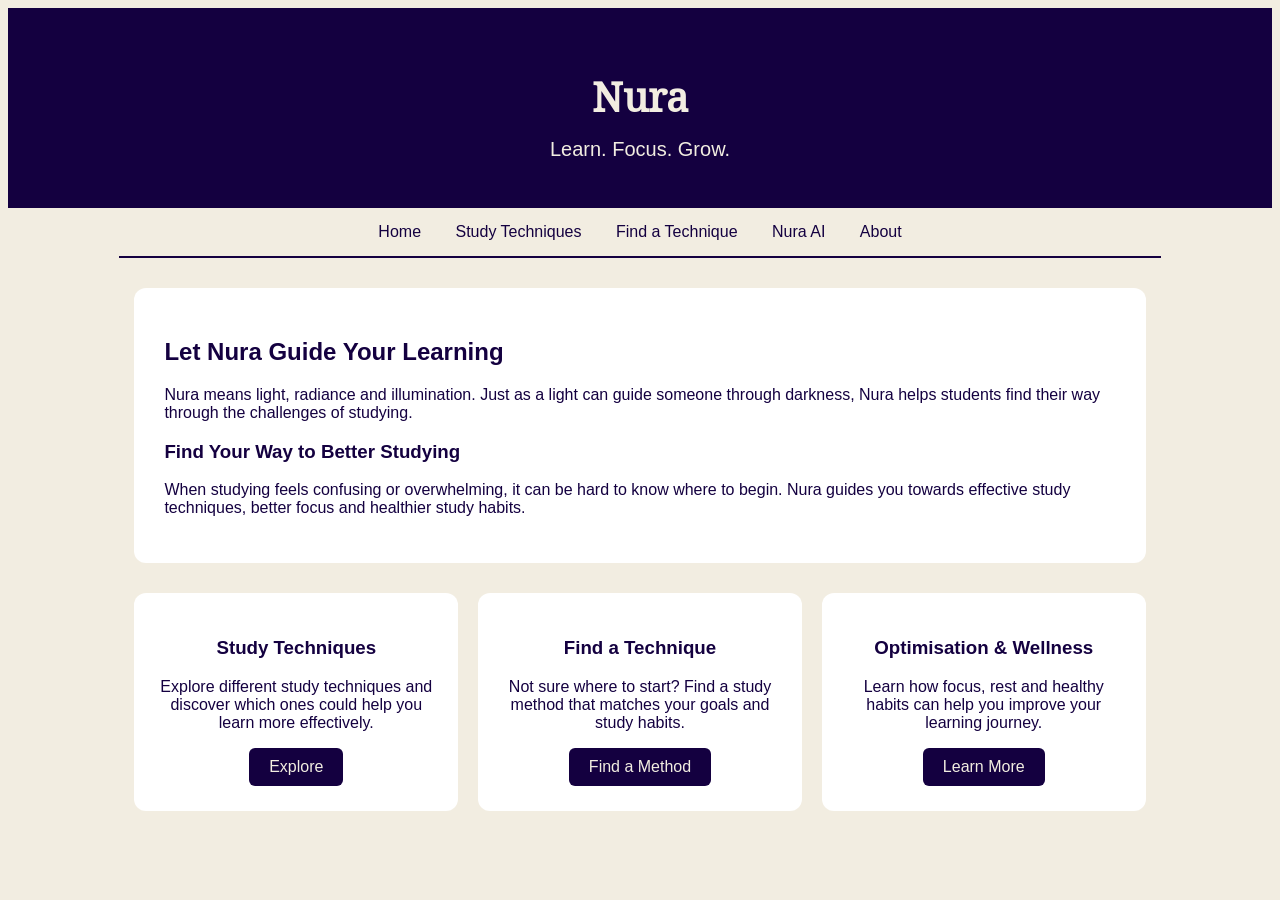
<file: index.html>
<!DOCTYPE html>
<html lang="en">
<head>
    <meta charset="UTF-8">
    <meta name="viewport" content="width=device-width, initial-scale=1.0">
    <meta http-equiv="refresh" content="0; url=study.html">
    <title>Nura — Learn. Focus. Grow.</title>
</head>
<body>
    <p>Welcome to Nura! If you are not redirected, <a href="study.html">click here to continue</a>.</p>
</body>
</html>
</file>
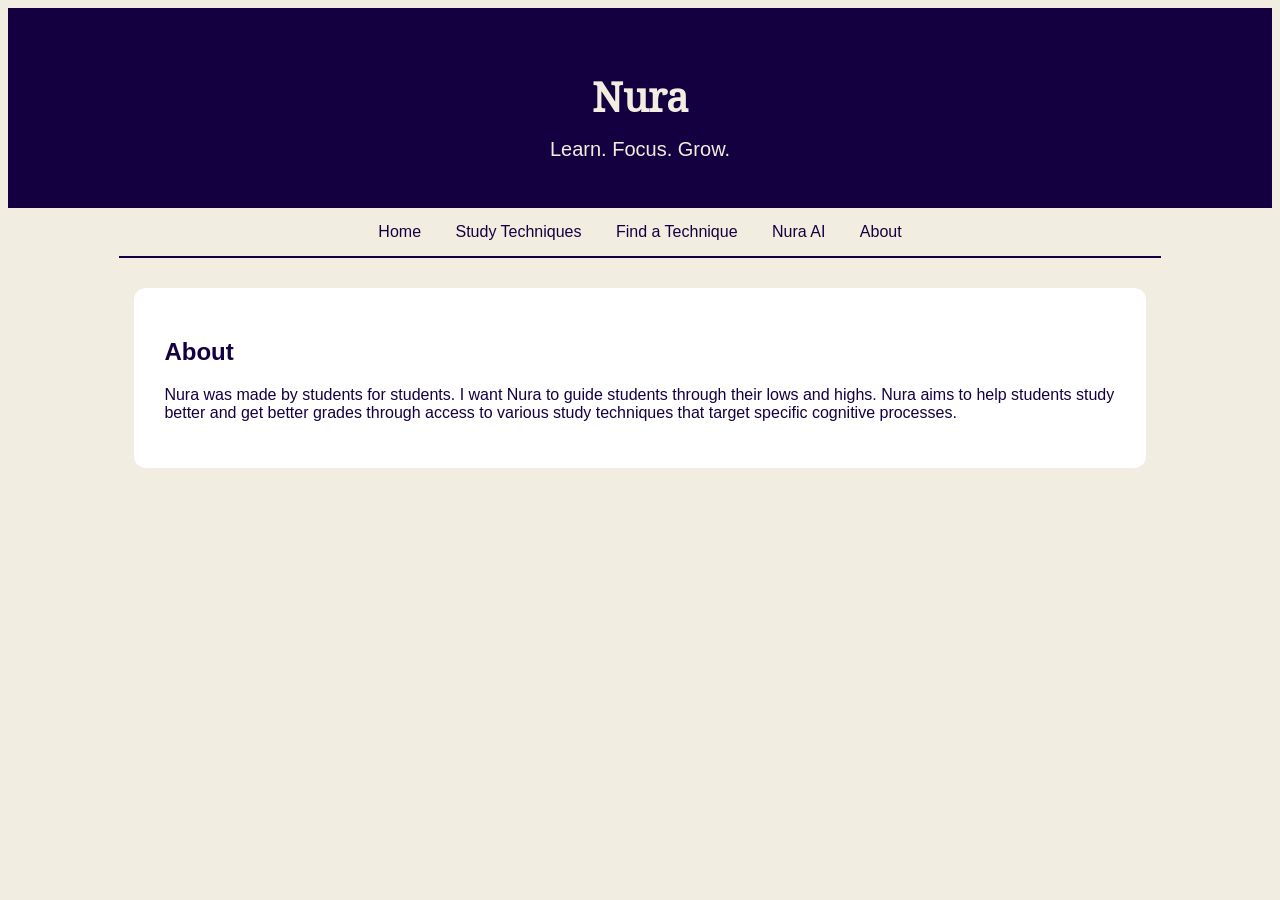
<file: about.html>
<html>

  <head>
    <title>About - Nura</title>
    <link href="https://fonts.googleapis.com/css2?family=Lato:wght@400;700&family=Noto+Serif+Grantha&display=swap" rel="stylesheet">
    <link href="study.css" rel="stylesheet" type="text/css">
  </head>

  <body>

<div class="hero">
  <h1 class="title">Nura</h1>
  <p class="slogan">Learn. Focus. Grow.</p>
</div>

<div class="navigation">
  <a href="study.html" class="nav-link">Home</a>
  <a href="study-techniques.html" class="nav-link">Study Techniques</a>
  <a href="find-a-technique.html" class="nav-link">Find a Technique</a>
  <a href="nura-ai.html" class="nav-link">Nura AI</a>
  <a href="about.html" class="nav-link">About</a>
</div>

<div class="main-content">

  <div class="section">
    <h2>About</h2>

    <p>
      Nura was made by students for students. I want Nura to guide students through 
     their lows and highs. Nura aims to help students study better and get better grades 
      through access to various study techniques that target specific cognitive processes.
    </p>
</file>
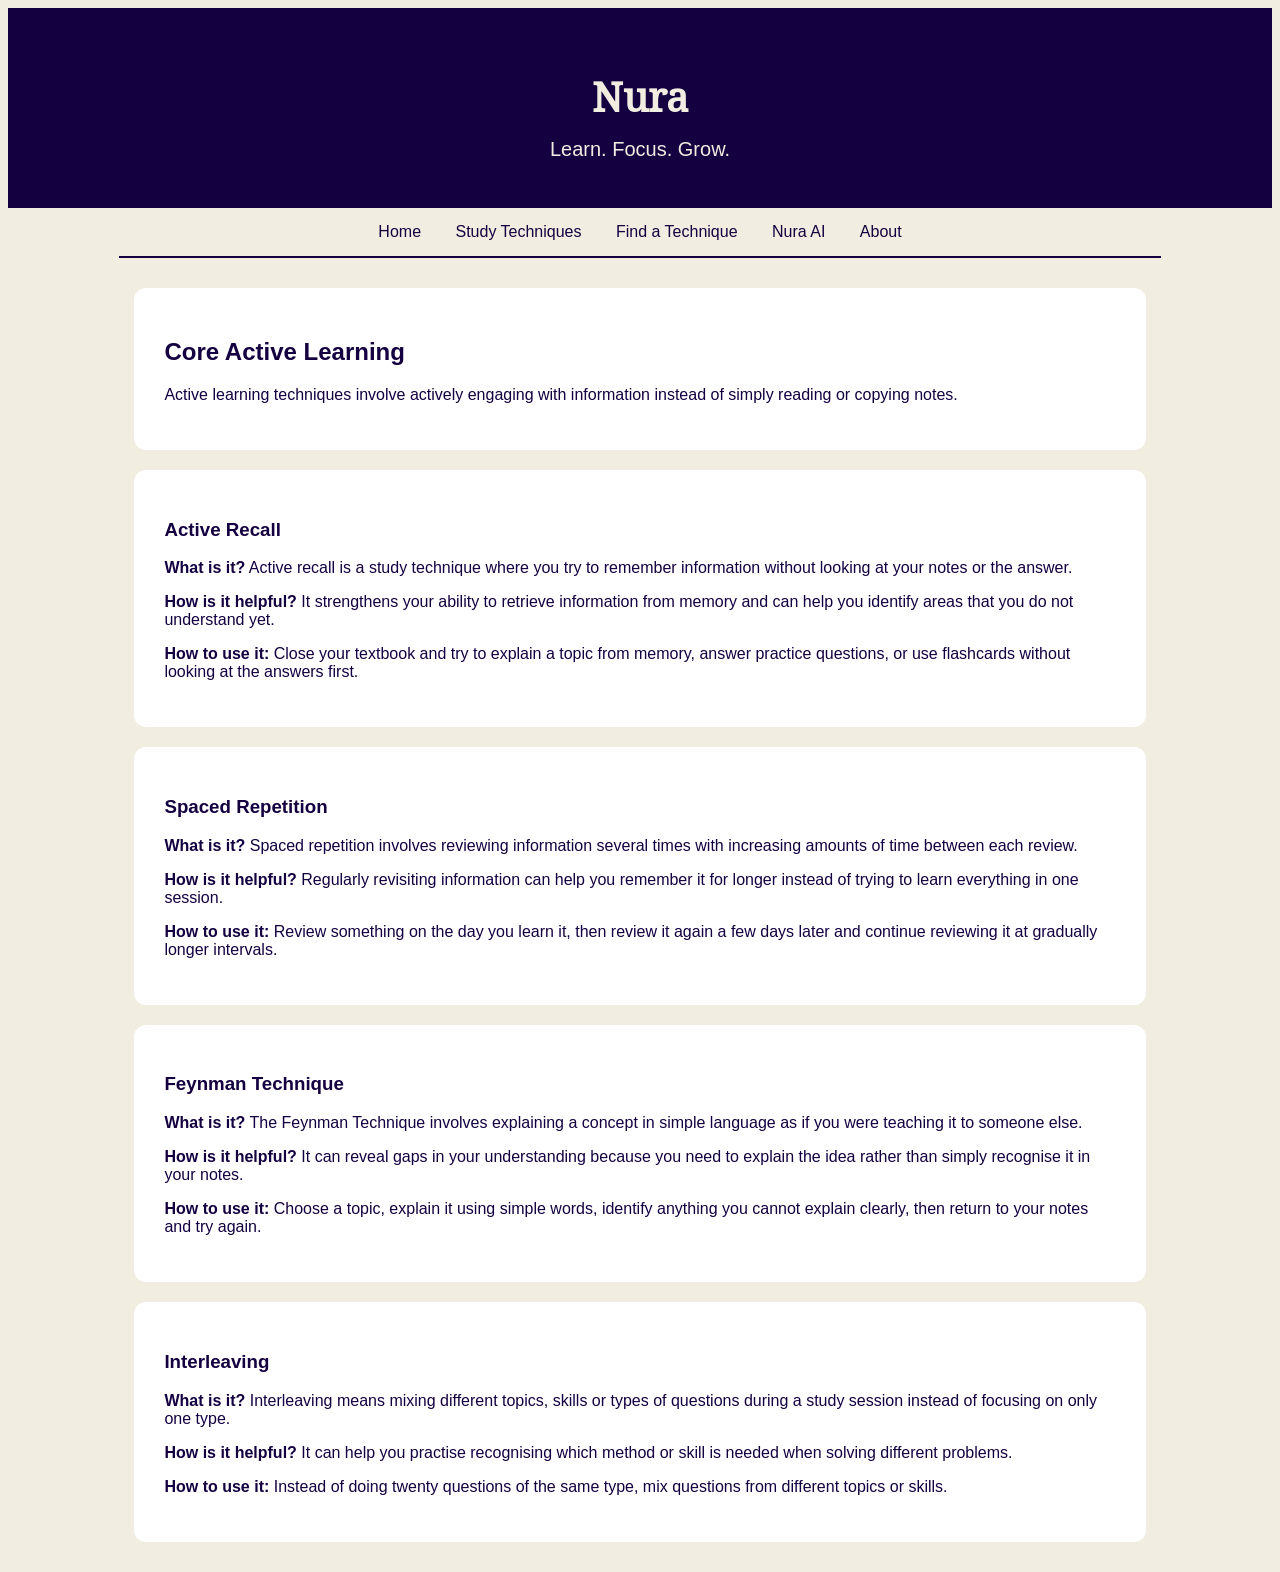
<file: active-learning.html>
<html>
  <head>
    <title>Core Active Learning - Nura</title>
    <link href="https://fonts.googleapis.com/css2?family=Lato:wght@400;700&family=Noto+Serif+Grantha&display=swap" rel="stylesheet">
    <link href="study.css" rel="stylesheet" type="text/css">
  </head>

  <body>

    <div class="hero">
      <h1 class="title">Nura</h1>
      <p class="slogan">Learn. Focus. Grow.</p>
    </div>

<div class="navigation">
  <a href="study.html" class="nav-link">Home</a>
  <a href="study-techniques.html" class="nav-link">Study Techniques</a>
  <a href="find-a-technique.html" class="nav-link">Find a Technique</a>
  <a href="nura-ai.html" class="nav-link">Nura AI</a>
  <a href="about.html" class="nav-link">About</a>
</div>

    <div class="main-content">

      <div class="section">
        <h2>Core Active Learning</h2>

        <p>
          Active learning techniques involve actively engaging with
          information instead of simply reading or copying notes.
        </p>
      </div>

      <div class="section">
        <h3>Active Recall</h3>

        <p>
          <strong>What is it?</strong> Active recall is a study technique
          where you try to remember information without looking at your
          notes or the answer.
        </p>

        <p>
          <strong>How is it helpful?</strong> It strengthens your ability
          to retrieve information from memory and can help you identify
          areas that you do not understand yet.
        </p>

        <p>
          <strong>How to use it:</strong> Close your textbook and try to
          explain a topic from memory, answer practice questions, or use
          flashcards without looking at the answers first.
        </p>
      </div>

      <div class="section">
        <h3>Spaced Repetition</h3>

        <p>
          <strong>What is it?</strong> Spaced repetition involves reviewing
          information several times with increasing amounts of time between
          each review.
        </p>

        <p>
          <strong>How is it helpful?</strong> Regularly revisiting information
          can help you remember it for longer instead of trying to learn
          everything in one session.
        </p>

        <p>
          <strong>How to use it:</strong> Review something on the day you
          learn it, then review it again a few days later and continue
          reviewing it at gradually longer intervals.
        </p>
      </div>

      <div class="section">
        <h3>Feynman Technique</h3>

        <p>
          <strong>What is it?</strong> The Feynman Technique involves
          explaining a concept in simple language as if you were teaching
          it to someone else.
        </p>

        <p>
          <strong>How is it helpful?</strong> It can reveal gaps in your
          understanding because you need to explain the idea rather than
          simply recognise it in your notes.
        </p>

        <p>
          <strong>How to use it:</strong> Choose a topic, explain it using
          simple words, identify anything you cannot explain clearly, then
          return to your notes and try again.
        </p>
      </div>

      <div class="section">
        <h3>Interleaving</h3>

        <p>
          <strong>What is it?</strong> Interleaving means mixing different
          topics, skills or types of questions during a study session
          instead of focusing on only one type.
        </p>

        <p>
          <strong>How is it helpful?</strong> It can help you practise
          recognising which method or skill is needed when solving
          different problems.
        </p>

        <p>
          <strong>How to use it:</strong> Instead of doing twenty questions
          of the same type, mix questions from different topics or skills.
        </p>
      </div>

    </div>

  </body>
</html>
</file>
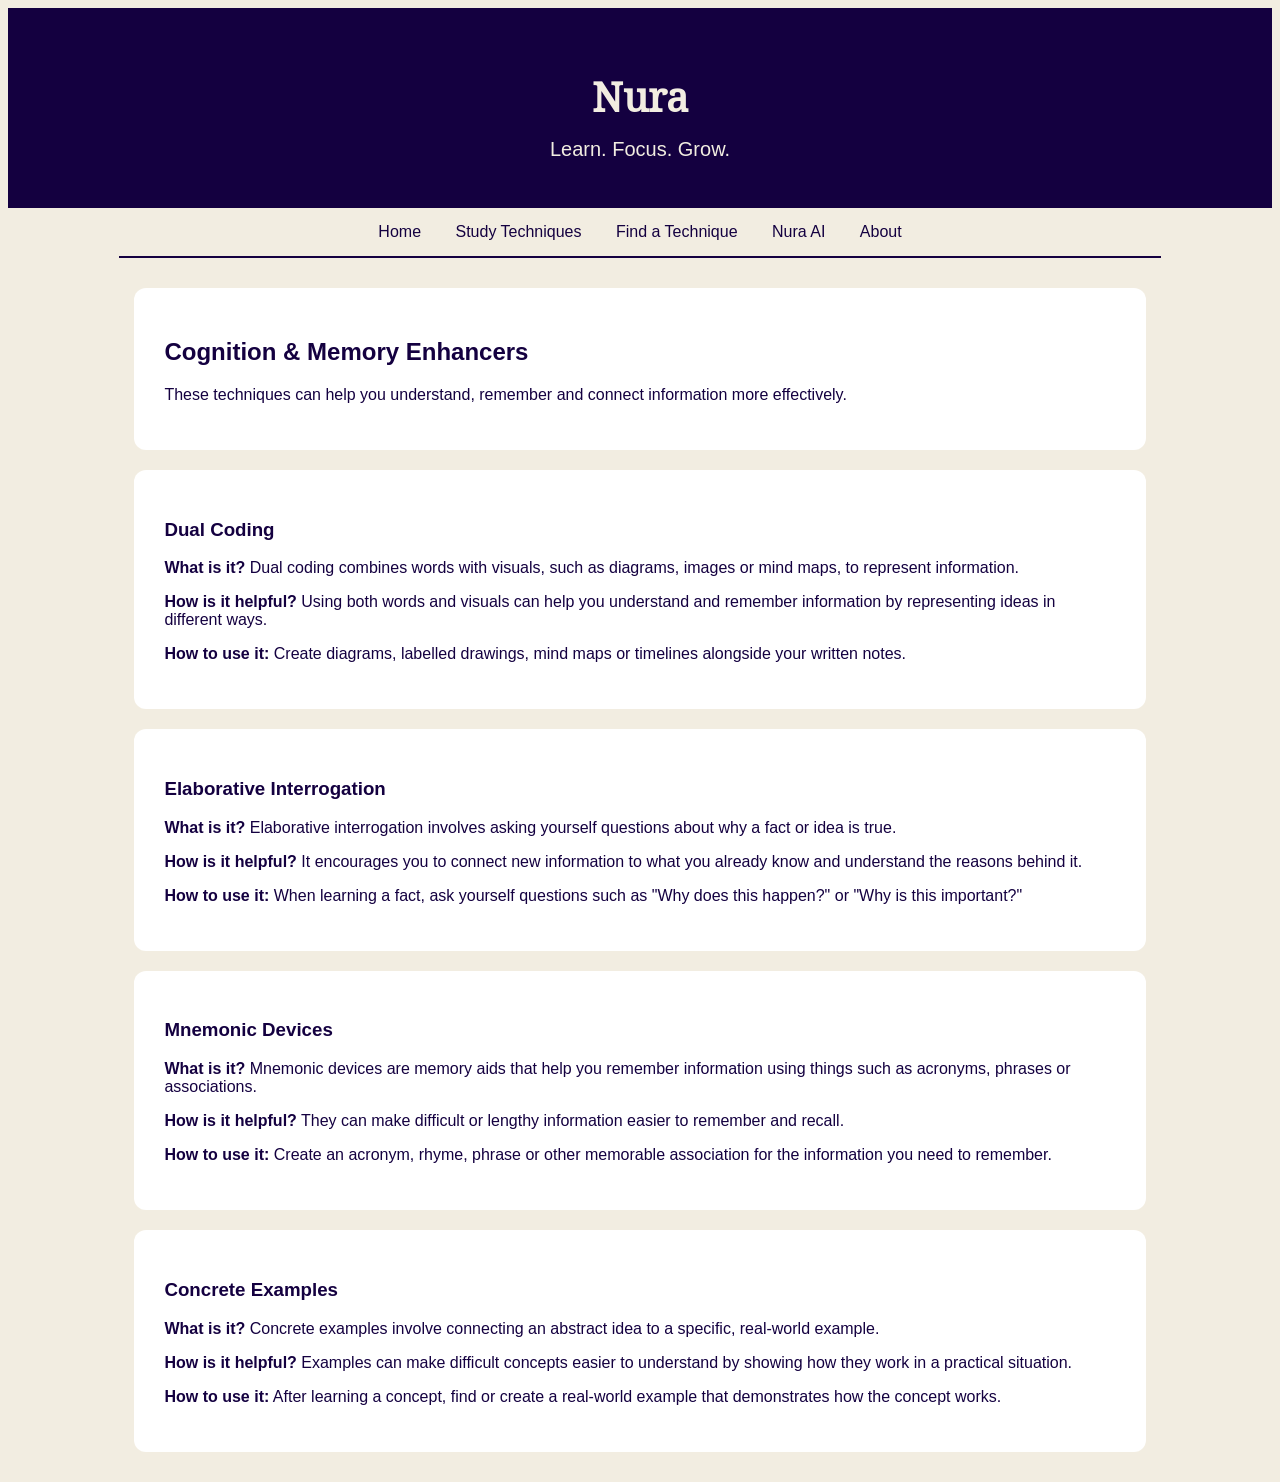
<file: cognition-memory.html>
<html>
  <head>
    <title>Cognition & Memory - Nura</title>
    <link href="https://fonts.googleapis.com/css2?family=Lato:wght@400;700&family=Noto+Serif+Grantha&display=swap" rel="stylesheet">
    <link href="study.css" rel="stylesheet" type="text/css">
  </head>

  <body>

    <div class="hero">
      <h1 class="title">Nura</h1>
      <p class="slogan">Learn. Focus. Grow.</p>
    </div>

   <div class="navigation">
  <a href="study.html" class="nav-link">Home</a>
  <a href="study-techniques.html" class="nav-link">Study Techniques</a>
  <a href="find-a-technique.html" class="nav-link">Find a Technique</a>
  <a href="nura-ai.html" class="nav-link">Nura AI</a>
  <a href="about.html" class="nav-link">About</a>
</div>

    <div class="main-content">

      <div class="section">
        <h2>Cognition & Memory Enhancers</h2>

        <p>
          These techniques can help you understand, remember and
          connect information more effectively.
        </p>
      </div>

      <div class="section">
        <h3>Dual Coding</h3>

        <p>
          <strong>What is it?</strong> Dual coding combines words
          with visuals, such as diagrams, images or mind maps, to
          represent information.
        </p>

        <p>
          <strong>How is it helpful?</strong> Using both words and
          visuals can help you understand and remember information
          by representing ideas in different ways.
        </p>

        <p>
          <strong>How to use it:</strong> Create diagrams, labelled
          drawings, mind maps or timelines alongside your written
          notes.
        </p>
      </div>

      <div class="section">
        <h3>Elaborative Interrogation</h3>

        <p>
          <strong>What is it?</strong> Elaborative interrogation
          involves asking yourself questions about why a fact or
          idea is true.
        </p>

        <p>
          <strong>How is it helpful?</strong> It encourages you to
          connect new information to what you already know and
          understand the reasons behind it.
        </p>

        <p>
          <strong>How to use it:</strong> When learning a fact,
          ask yourself questions such as "Why does this happen?"
          or "Why is this important?"
        </p>
      </div>

      <div class="section">
        <h3>Mnemonic Devices</h3>

        <p>
          <strong>What is it?</strong> Mnemonic devices are memory
          aids that help you remember information using things such
          as acronyms, phrases or associations.
        </p>

        <p>
          <strong>How is it helpful?</strong> They can make difficult
          or lengthy information easier to remember and recall.
        </p>

        <p>
          <strong>How to use it:</strong> Create an acronym, rhyme,
          phrase or other memorable association for the information
          you need to remember.
        </p>
      </div>

      <div class="section">
        <h3>Concrete Examples</h3>

        <p>
          <strong>What is it?</strong> Concrete examples involve
          connecting an abstract idea to a specific, real-world
          example.
        </p>

        <p>
          <strong>How is it helpful?</strong> Examples can make
          difficult concepts easier to understand by showing how
          they work in a practical situation.
        </p>

        <p>
          <strong>How to use it:</strong> After learning a concept,
          find or create a real-world example that demonstrates
          how the concept works.
        </p>
      </div>

    </div>

  </body>
</html>
</file>
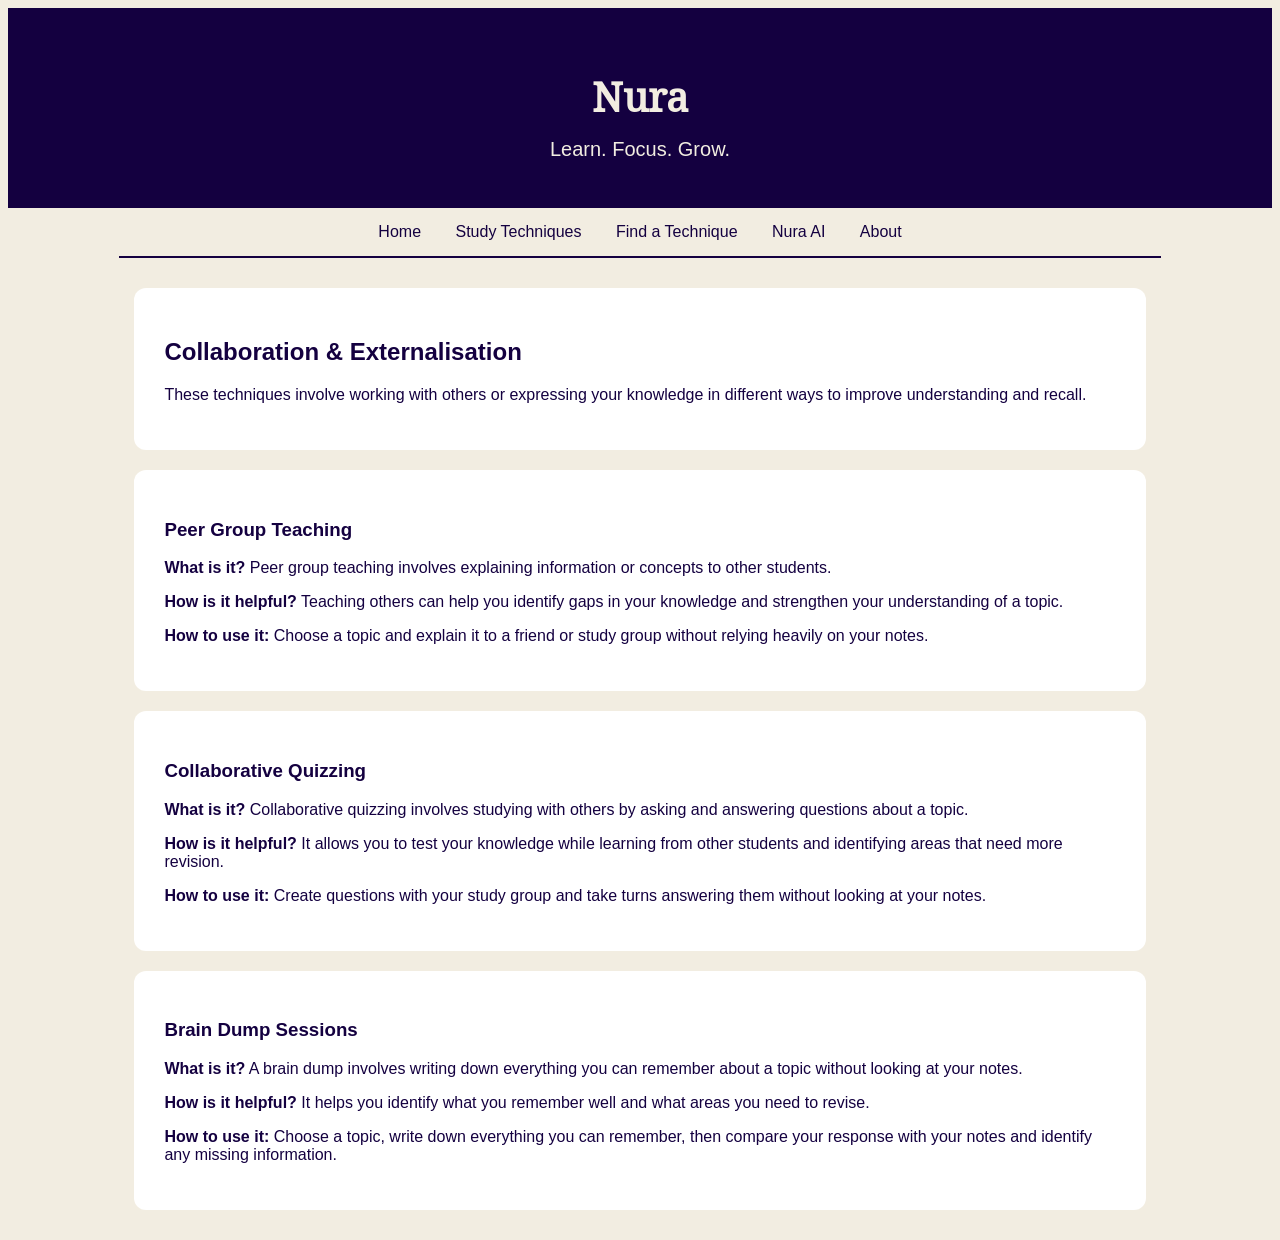
<file: collaboration.html>
<html>
  <head>
    <title>Collaboration & Externalisation - Nura</title>
    <link href="https://fonts.googleapis.com/css2?family=Lato:wght@400;700&family=Noto+Serif+Grantha&display=swap" rel="stylesheet">
    <link href="study.css" rel="stylesheet" type="text/css">
  </head>

  <body>

    <div class="hero">
      <h1 class="title">Nura</h1>
      <p class="slogan">Learn. Focus. Grow.</p>
    </div>

     <div class="navigation">
      <a href="study.html" class="nav-link">Home</a>
      <a href="study-techniques.html" class="nav-link">Study Techniques</a>
      <a href="find-a-technique.html" class="nav-link">Find a Technique</a>
      <a href="nura-ai.html" class="nav-link">Nura AI</a>
      <a href="about.html" class="nav-link">About</a>
    </div>

    <div class="main-content">

      <div class="section">
        <h2>Collaboration & Externalisation</h2>

        <p>
          These techniques involve working with others or
          expressing your knowledge in different ways to improve
          understanding and recall.
        </p>
      </div>

      <div class="section">
        <h3>Peer Group Teaching</h3>

        <p>
          <strong>What is it?</strong> Peer group teaching involves
          explaining information or concepts to other students.
        </p>

        <p>
          <strong>How is it helpful?</strong> Teaching others can
          help you identify gaps in your knowledge and strengthen
          your understanding of a topic.
        </p>

        <p>
          <strong>How to use it:</strong> Choose a topic and explain
          it to a friend or study group without relying heavily on
          your notes.
        </p>
      </div>

      <div class="section">
        <h3>Collaborative Quizzing</h3>

        <p>
          <strong>What is it?</strong> Collaborative quizzing involves
          studying with others by asking and answering questions
          about a topic.
        </p>

        <p>
          <strong>How is it helpful?</strong> It allows you to test
          your knowledge while learning from other students and
          identifying areas that need more revision.
        </p>

        <p>
          <strong>How to use it:</strong> Create questions with your
          study group and take turns answering them without looking
          at your notes.
        </p>
      </div>

      <div class="section">
        <h3>Brain Dump Sessions</h3>

        <p>
          <strong>What is it?</strong> A brain dump involves writing
          down everything you can remember about a topic without
          looking at your notes.
        </p>

        <p>
          <strong>How is it helpful?</strong> It helps you identify
          what you remember well and what areas you need to revise.
        </p>

        <p>
          <strong>How to use it:</strong> Choose a topic, write down
          everything you can remember, then compare your response
          with your notes and identify any missing information.
        </p>
      </div>

    </div>

  </body>
</html>
</file>
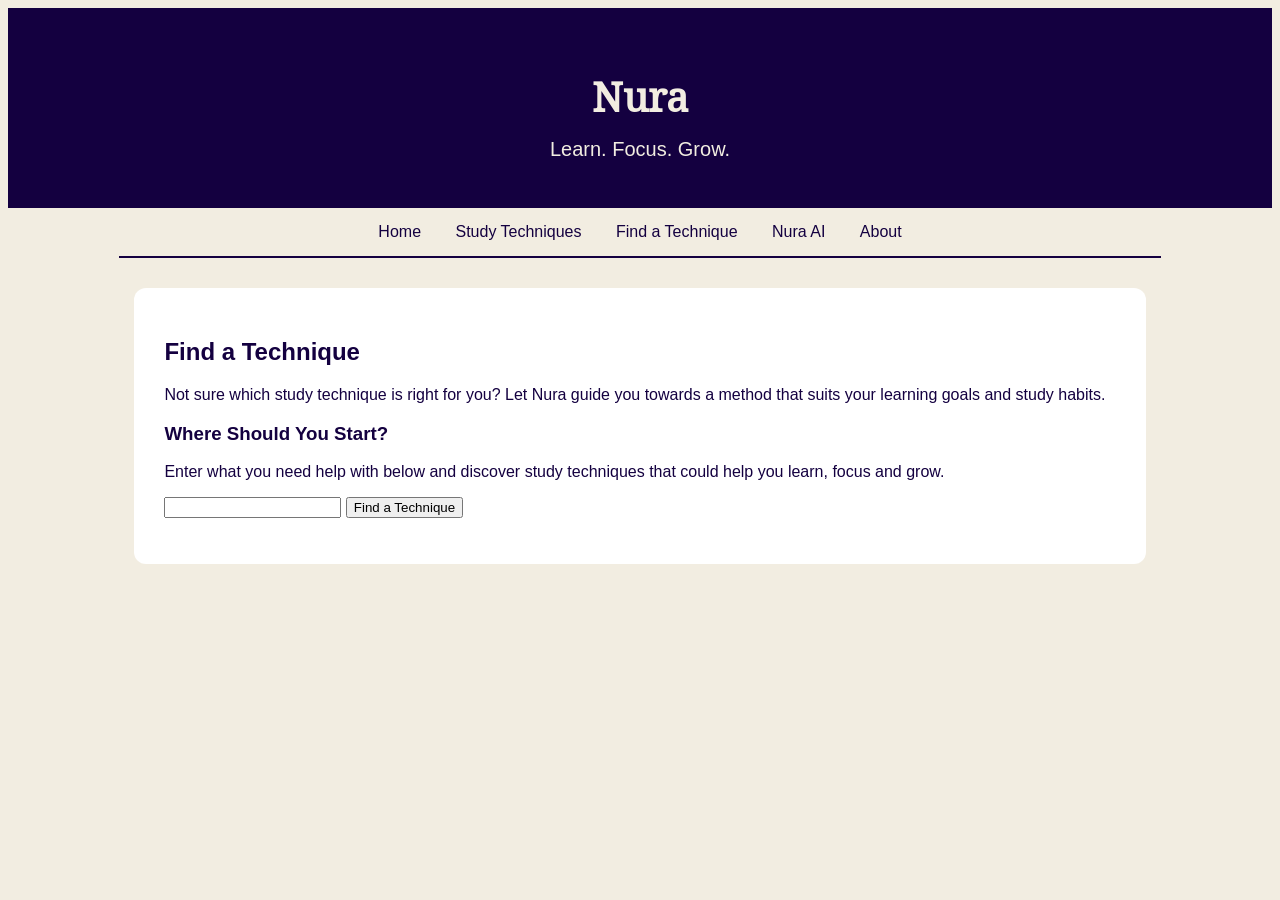
<file: find-a-technique.html>
<html>

  <head>
    <title>Find a Technique - Nura</title>
    <link href="https://fonts.googleapis.com/css2?family=Lato:wght@400;700&family=Noto+Serif+Grantha&display=swap" rel="stylesheet">
    <link href="study.css" rel="stylesheet" type="text/css">
  </head>

  <body>

<div class="hero">
  <h1 class="title">Nura</h1>
  <p class="slogan">Learn. Focus. Grow.</p>
</div>

<div class="navigation">
  <a href="study.html" class="nav-link">Home</a>
  <a href="study-techniques.html" class="nav-link">Study Techniques</a>
  <a href="find-a-technique.html" class="nav-link">Find a Technique</a>
  <a href="nura-ai.html" class="nav-link">Nura AI</a>
  <a href="about.html" class="nav-link">About</a>
</div>

<div class="main-content">

  <div class="section">
    <h2>Find a Technique</h2>

    <p>
      Not sure which study technique is right for you?
      Let Nura guide you towards a method that suits your
      learning goals and study habits.
    </p>

    <h3>Where Should You Start?</h3>

    <p>
      Enter what you need help with below and discover
      study techniques that could help you learn, focus
      and grow.
    </p>

    <input id="search">

    <button id="button">
      Find a Technique
    </button>

    <p id="message"></p>

  </div>

</div>

  </body>

</html>
</file>
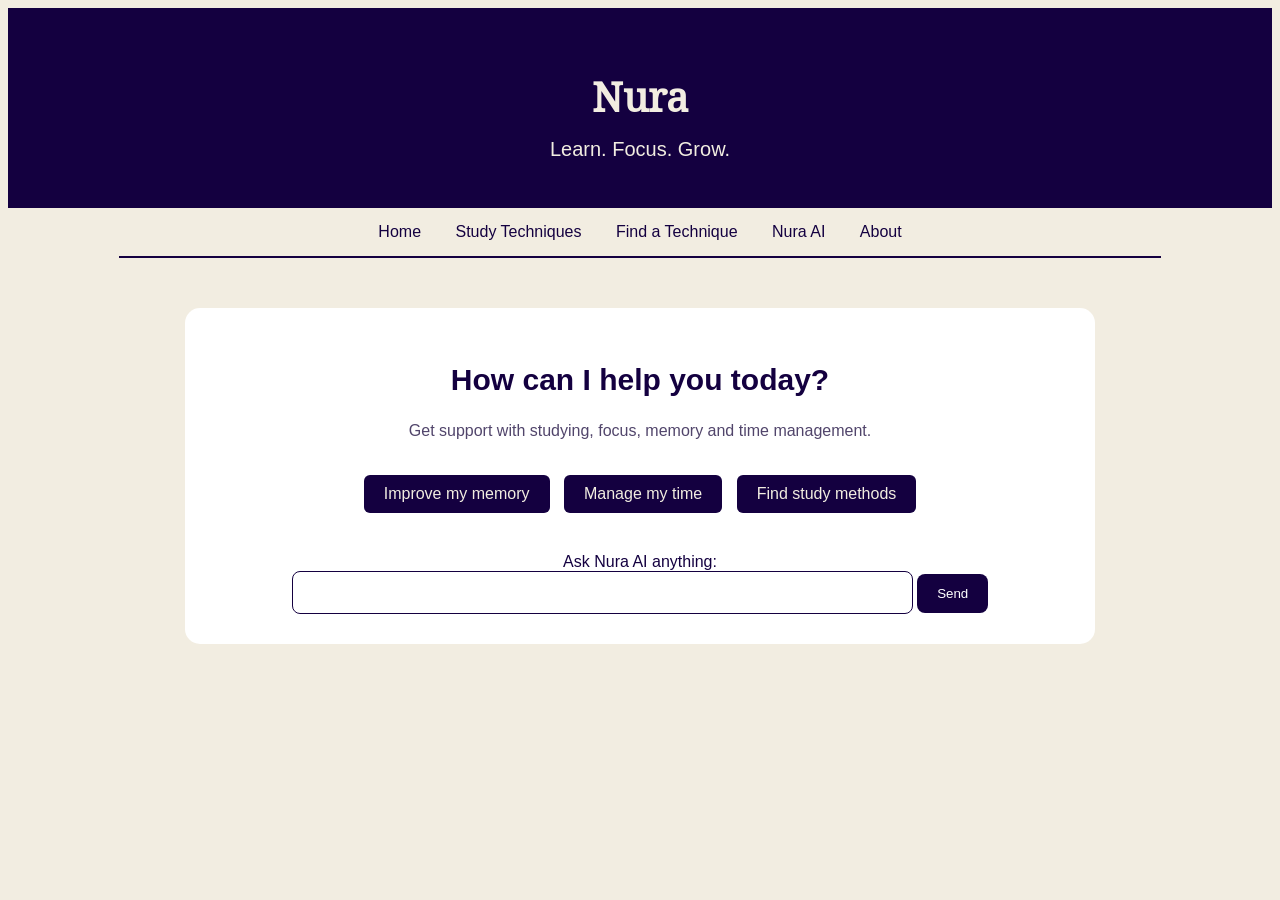
<file: nura-ai.html>
<!DOCTYPE html>
<head>
  <title>Nura AI</title>
<link href="https://fonts.googleapis.com/css2?family=Lato:wght@400;700&family=Noto+Serif+Grantha&display=swap" rel="stylesheet">
  <link href="study.css" rel="stylesheet" type="text/css">
  </head>

  <body>

    <div class="hero">
      <h1 class="title">Nura</h1>
      <p class="slogan">Learn. Focus. Grow.</p>
    </div>

    <div class="navigation">
      <a href="study.html" class="nav-link">Home</a>
      <a href="study-techniques.html" class="nav-link">Study Techniques</a>
      <a href="find-a-technique.html" class="nav-link">Find a Technique</a>
      <a href="nura-ai.html" class="nav-link">Nura AI</a>
      <a href="about.html" class="nav-link">About</a>
   </div>
   <div class="ai-container">
        <h2>How can I help you today?</h2>

        <p>Get support with studying, focus, memory
        and time management.</p>
  <div class="ai-suggestions">
            <a href="cognition-memory.html" class="button">Improve my memory</a>
            <a href="time-management.html" class="button">Manage my time</a>
            <a href="study-techniques.html" class="button">Find study methods</a>
        </div>
   <form class="ai-chat">
       <label>
           Ask Nura AI anything:
          <br>
           <input id="message">
       </label>
        <button id="sendButton">  Send
       </button>
</form>
</body>
</html>
</file>
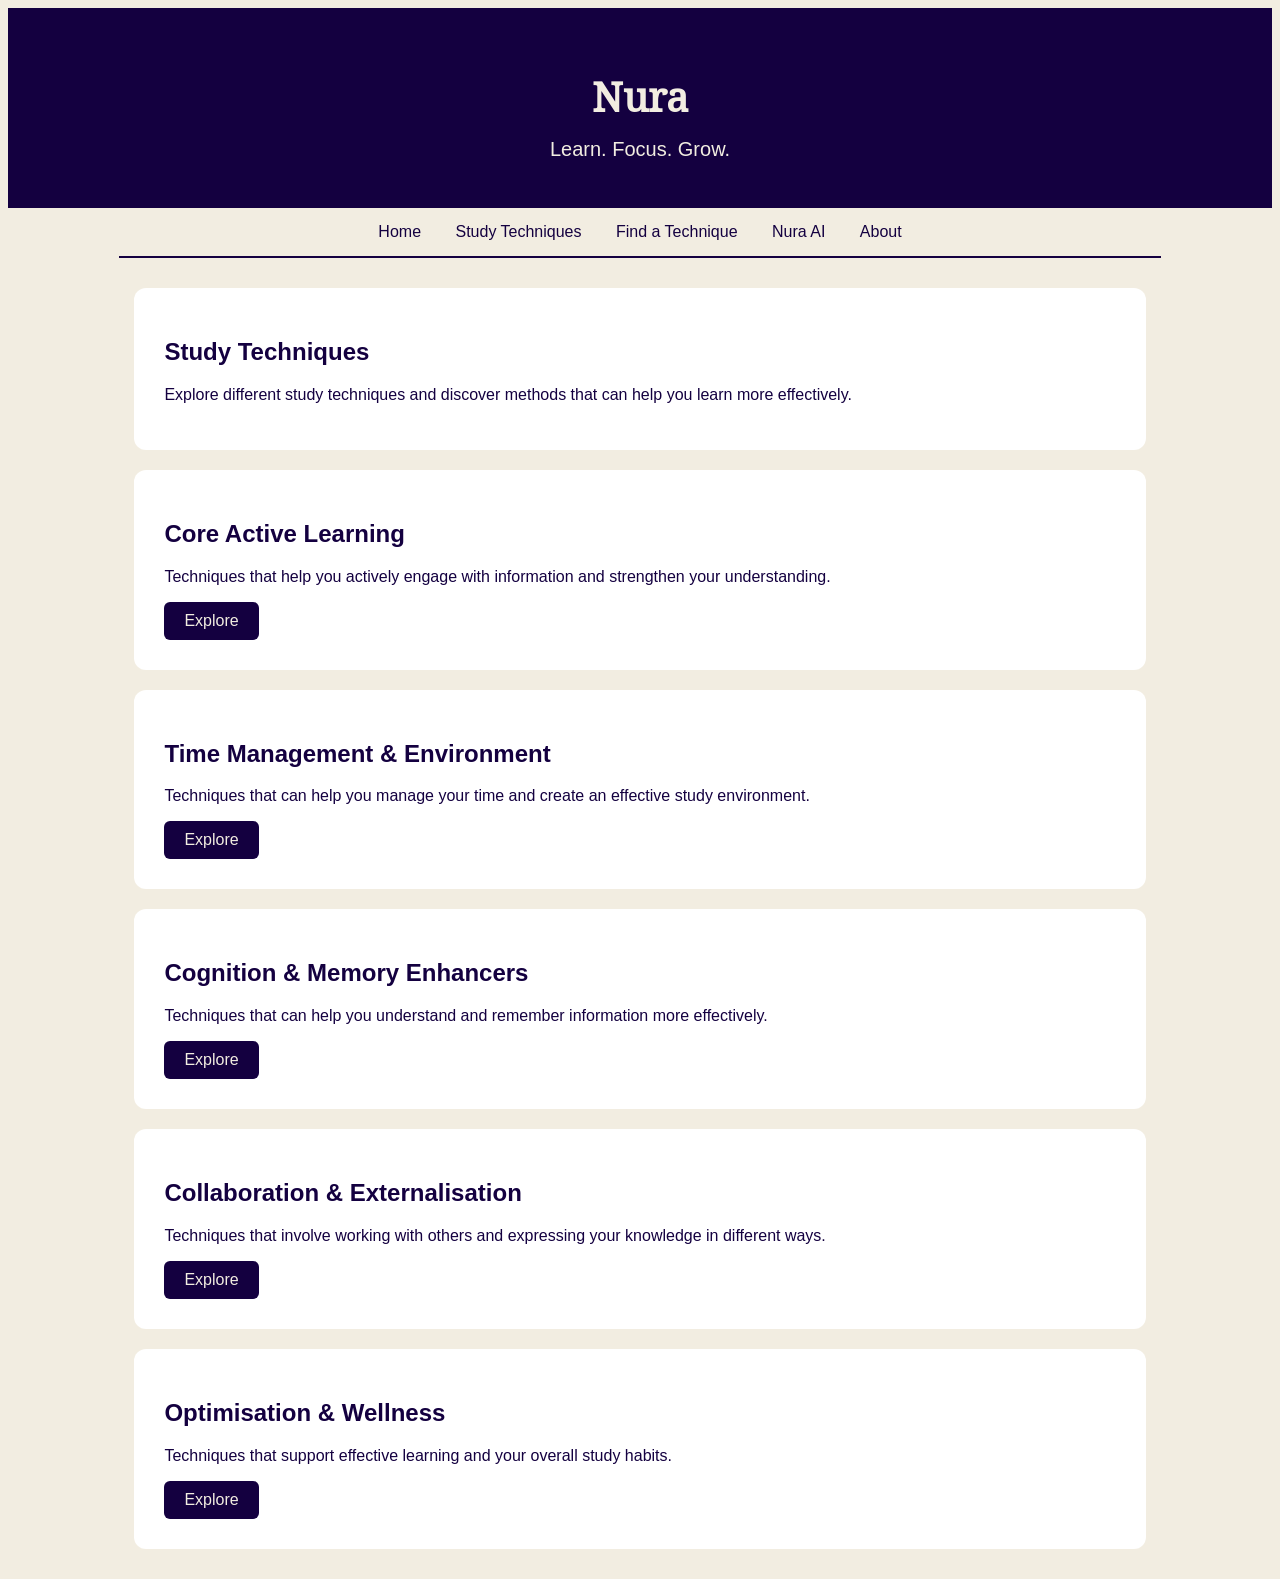
<file: study-techniques.html>
<html>
  <head>
    <title>Study Techniques - Nura</title>
    <link href="https://fonts.googleapis.com/css2?family=Lato:wght@400;700&family=Noto+Serif+Grantha&display=swap" rel="stylesheet">
    <link href="study.css" rel="stylesheet" type="text/css">
  </head>

  <body>

    <div class="hero">
      <h1 class="title">Nura</h1>
      <p class="slogan">Learn. Focus. Grow.</p>
    </div>

    <div class="navigation">
      <a href="study.html" class="nav-link">Home</a>
      <a href="study-techniques.html" class="nav-link">Study Techniques</a>
      <a href="find-a-technique.html" class="nav-link">Find a Technique</a>
      <a href="nura-ai.html" class="nav-link">Nura AI</a>
      <a href="about.html" class="nav-link">About</a>
   </div>

    <div class="main-content">

      <div class="section">
        <h2>Study Techniques</h2>

        <p>
          Explore different study techniques and discover methods
          that can help you learn more effectively.
        </p>
      </div>

      <div class="section">
        <h2>Core Active Learning</h2>
        <p>
          Techniques that help you actively engage with information
          and strengthen your understanding.
        </p>
        <a href="active-learning.html" class="button">Explore</a>
      </div>

      <div class="section">
        <h2>Time Management & Environment</h2>
        <p>
          Techniques that can help you manage your time and create
          an effective study environment.
        </p>
        <a href="time-management.html" class="button">Explore</a>
      </div>

      <div class="section">
        <h2>Cognition & Memory Enhancers</h2>
        <p>
          Techniques that can help you understand and remember
          information more effectively.
        </p>
        <a href="cognition-memory.html" class="button">Explore</a>
      </div>

      <div class="section">
        <h2>Collaboration & Externalisation</h2>
        <p>
          Techniques that involve working with others and expressing
          your knowledge in different ways.
        </p>
        <a href="collaboration.html" class="button">Explore</a>
      </div>

      <div class="section">
        <h2>Optimisation & Wellness</h2>
        <p>
          Techniques that support effective learning and your
          overall study habits.
        </p>
        <a href="wellness.html" class="button">Explore</a>
      </div>

    </div>

  </body>
</html>
</file>
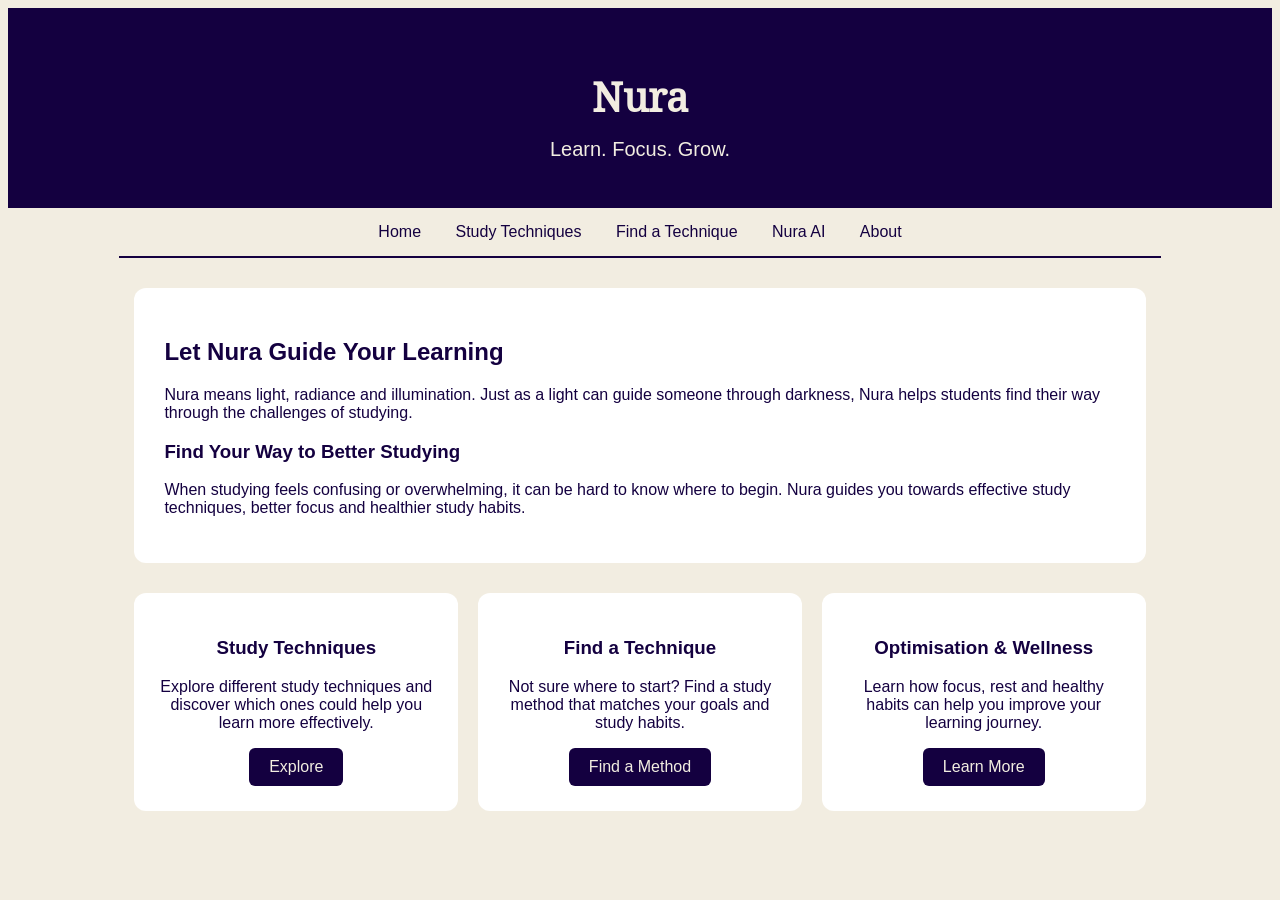
<file: study.html>
<html>
  <head>
    <title>Nura</title>
<link href="https://fonts.googleapis.com/css2?family=Lato:wght@400;700&family=Noto+Serif+Grantha&display=swap" rel="stylesheet">
    <link href="study.css" rel="stylesheet" type="text/css">
  </head>
  <body>
<div class="hero">
  <h1 class="title">Nura</h1>
  <p class="slogan">Learn. Focus. Grow.</p>
</div>
<div class="navigation">
  <a href="study.html" class="nav-link">Home</a>
  <a href="study-techniques.html" class="nav-link">Study Techniques</a>
  <a href="find-a-technique.html" class="nav-link">Find a Technique</a>
  <a href="nura-ai.html" class="nav-link">Nura AI</a>
  <a href="about.html" class="nav-link">About</a>
</div>
<div class="main-content">
  <div class="section">
    <h2>Let Nura Guide Your Learning</h2>
    <p>
      Nura means light, radiance and illumination. Just as a light
      can guide someone through darkness, Nura helps students find
      their way through the challenges of studying.
    </p>
    <h3>Find Your Way to Better Studying</h3>
    <p>
      When studying feels confusing or overwhelming, it can be hard
      to know where to begin. Nura guides you towards effective
      study techniques, better focus and healthier study habits.
    </p>
  </div>
</div>
<div class="options">
  <div class="option">
    <h3>Study Techniques</h3>
    <p>
      Explore different study techniques and discover which ones
      could help you learn more effectively.
    </p>
    <a href="study-techniques.html" class="button">Explore</a>
  </div>
  <div class="option">
    <h3>Find a Technique</h3>
    <p>
      Not sure where to start? Find a study method that matches
      your goals and study habits.
    </p>
    <a href="find-a-technique.html" class="button">Find a Method</a>
  </div>
  <div class="option">
    <h3>Optimisation & Wellness</h3>
    <p>
      Learn how focus, rest and healthy habits can help you improve your
      learning journey.
    </p>
    <a href="wellness.html" class="button">Learn More</a>
  </div>
</div>
  </body>
</html>
</file>
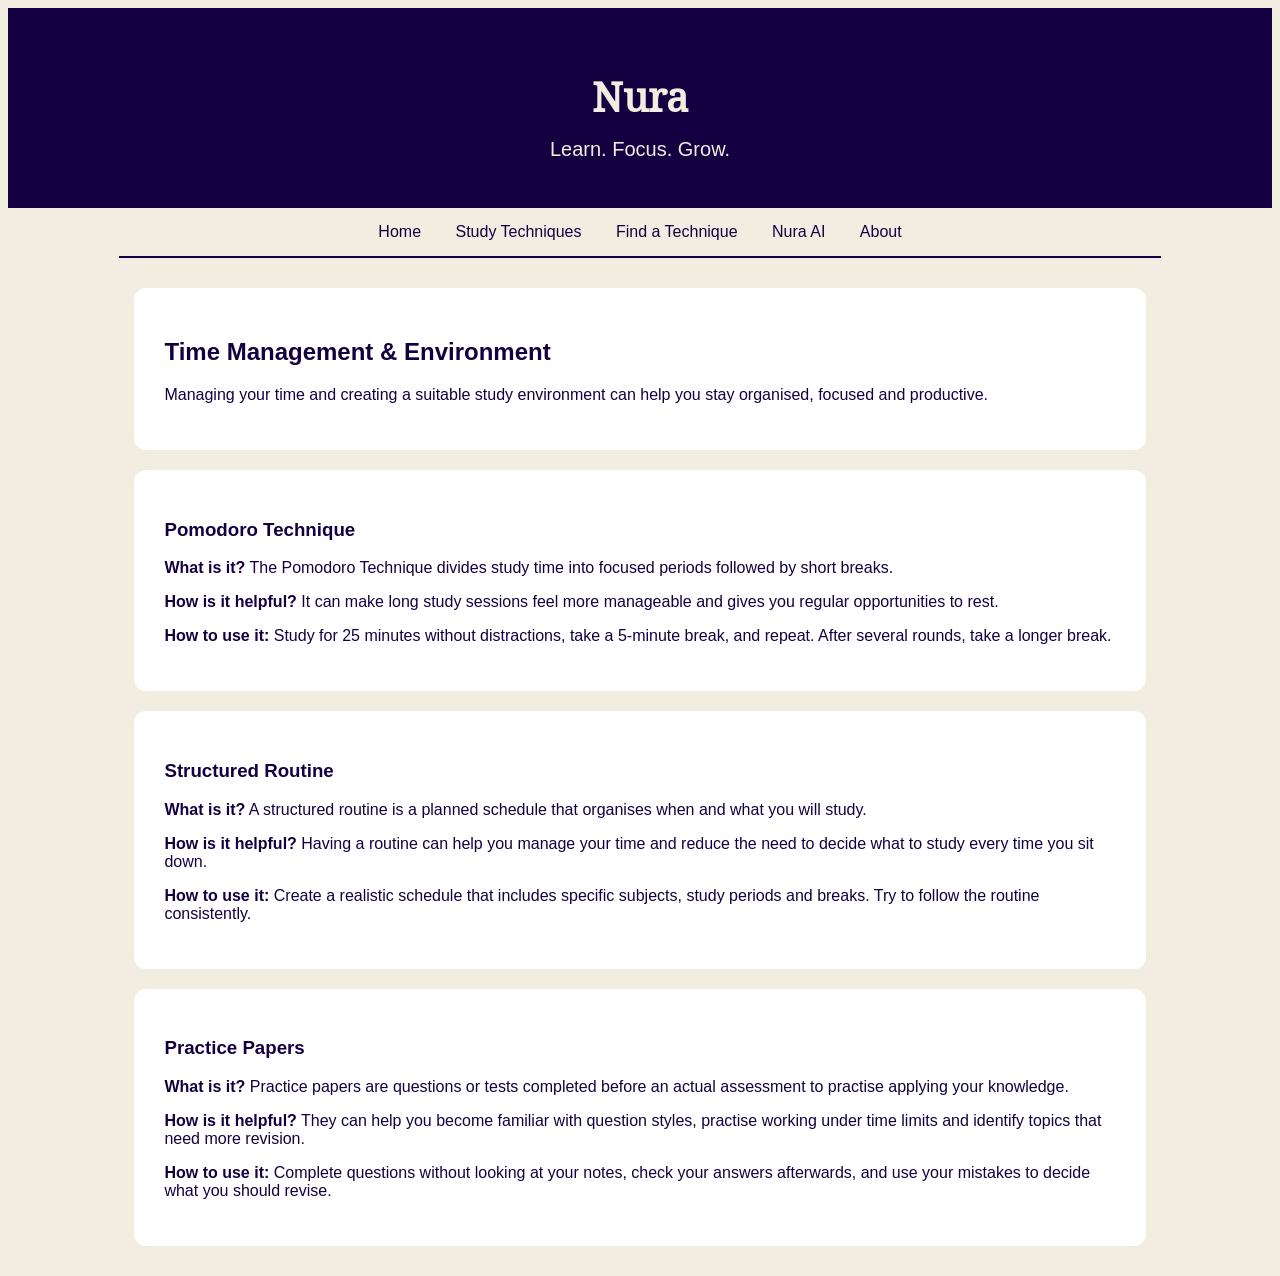
<file: time-management.html>
<html>
  <head>
    <title>Time Management - Nura</title>
    <link href="https://fonts.googleapis.com/css2?family=Lato:wght@400;700&family=Noto+Serif+Grantha&display=swap" rel="stylesheet">
    <link href="study.css" rel="stylesheet" type="text/css">
  </head>

  <body>

    <div class="hero">
     <h1 class="title">Nura</h1>
     <p class="slogan">Learn. Focus. Grow.</p>
    </div>

<div class="navigation">
  <a href="study.html" class="nav-link">Home</a>
  <a href="study-techniques.html" class="nav-link">Study Techniques</a>
  <a href="find-a-technique.html" class="nav-link">Find a Technique</a>
  <a href="nura-ai.html" class="nav-link">Nura AI</a>
  <a href="about.html" class="nav-link">About</a>
</div>

    <div class="main-content">

      <div class="section">
        <h2>Time Management & Environment</h2>

        <p>
          Managing your time and creating a suitable study environment
          can help you stay organised, focused and productive.
        </p>
      </div>

      <div class="section">
        <h3>Pomodoro Technique</h3>

        <p>
          <strong>What is it?</strong> The Pomodoro Technique divides
          study time into focused periods followed by short breaks.
        </p>

        <p>
          <strong>How is it helpful?</strong> It can make long study
          sessions feel more manageable and gives you regular
          opportunities to rest.
        </p>

        <p>
          <strong>How to use it:</strong> Study for 25 minutes without
          distractions, take a 5-minute break, and repeat. After several
          rounds, take a longer break.
        </p>
      </div>

      <div class="section">
        <h3>Structured Routine</h3>

        <p>
          <strong>What is it?</strong> A structured routine is a planned
          schedule that organises when and what you will study.
        </p>

        <p>
          <strong>How is it helpful?</strong> Having a routine can help
          you manage your time and reduce the need to decide what to
          study every time you sit down.
        </p>

        <p>
          <strong>How to use it:</strong> Create a realistic schedule
          that includes specific subjects, study periods and breaks.
          Try to follow the routine consistently.
        </p>
      </div>

      <div class="section">
        <h3>Practice Papers</h3>

        <p>
          <strong>What is it?</strong> Practice papers are questions
          or tests completed before an actual assessment to practise
          applying your knowledge.
        </p>

        <p>
          <strong>How is it helpful?</strong> They can help you become
          familiar with question styles, practise working under time
          limits and identify topics that need more revision.
        </p>

        <p>
          <strong>How to use it:</strong> Complete questions without
          looking at your notes, check your answers afterwards, and
          use your mistakes to decide what you should revise.
        </p>
      </div>

    </div>

  </body>
</html>
</file>
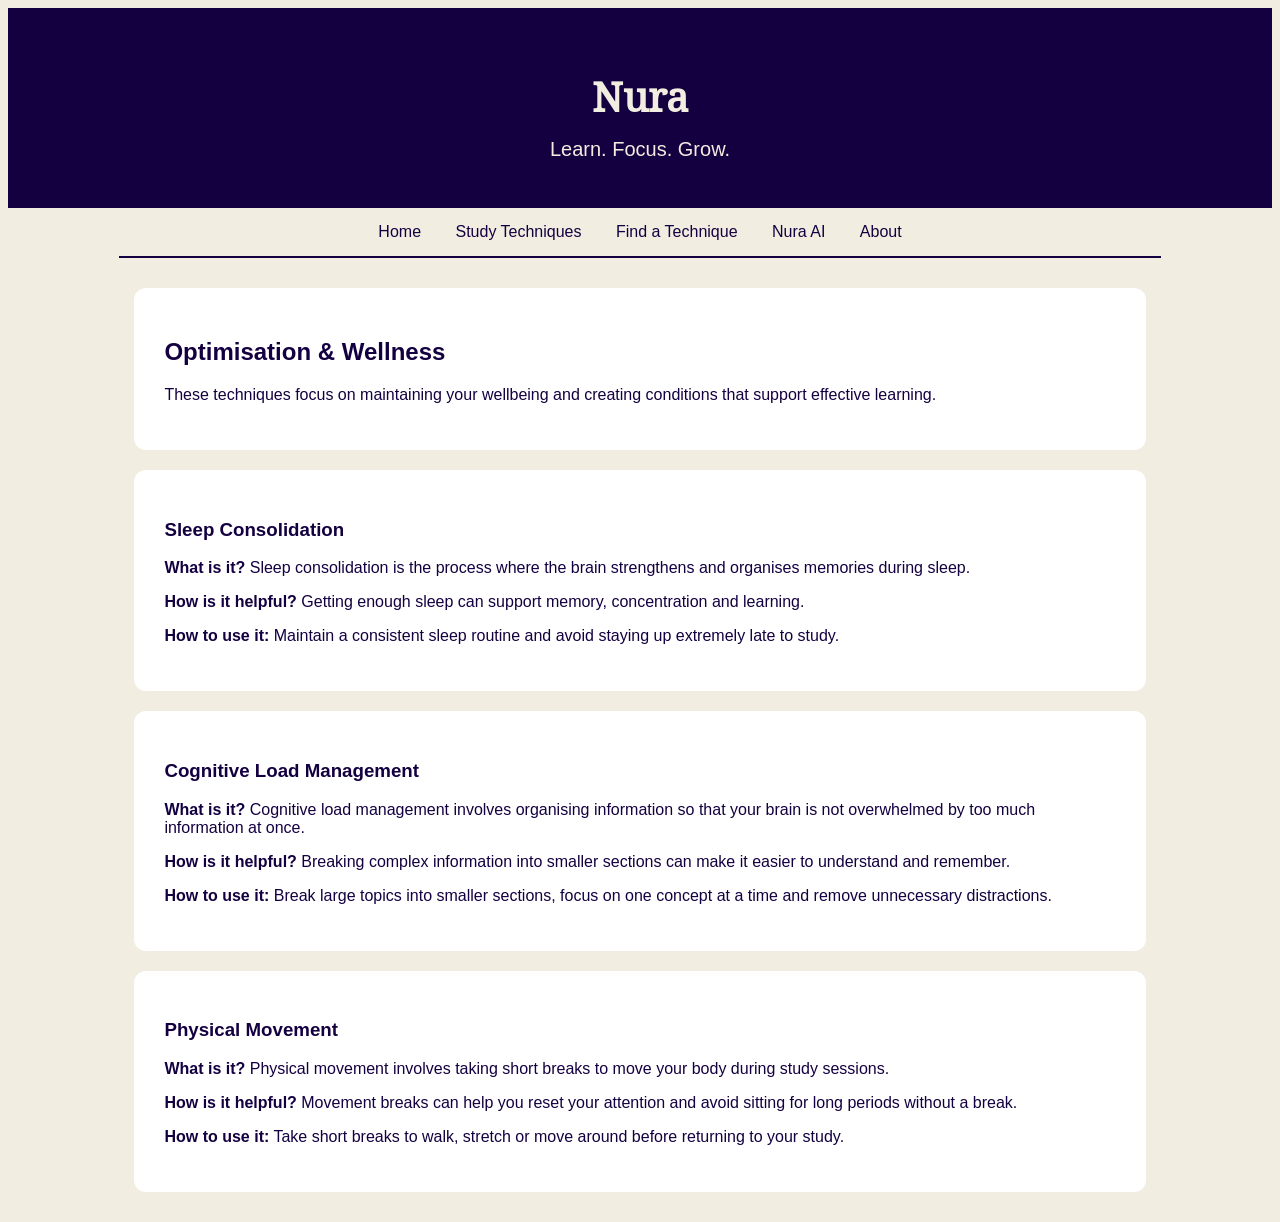
<file: wellness.html>
<html>
  <head>
    <title>Optimisation & Wellness - Nura</title>
    <link href="study.css" rel="stylesheet" type="text/css">
    <link href="https://fonts.googleapis.com/css2?family=Noto+Serif+Grantha&display=swap" rel="stylesheet">
  </head>

  <body>

    <div class="hero">
     <h1 class="title">Nura</h1>
     <p class="slogan">Learn. Focus. Grow.</p>
    </div>

<div class="navigation">
  <a href="study.html" class="nav-link">Home</a>
  <a href="study-techniques.html" class="nav-link">Study Techniques</a>
  <a href="find-a-technique.html" class="nav-link">Find a Technique</a>
  <a href="nura-ai.html" class="nav-link">Nura AI</a>
  <a href="about.html" class="nav-link">About</a>
</div>

    <div class="main-content">

      <div class="section">
        <h2>Optimisation & Wellness</h2>

        <p>
          These techniques focus on maintaining your wellbeing
          and creating conditions that support effective learning.
        </p>
      </div>

      <div class="section">
        <h3>Sleep Consolidation</h3>

        <p>
          <strong>What is it?</strong> Sleep consolidation is the
          process where the brain strengthens and organises memories
          during sleep.
        </p>

        <p>
          <strong>How is it helpful?</strong> Getting enough sleep
          can support memory, concentration and learning.
        </p>

        <p>
          <strong>How to use it:</strong> Maintain a consistent sleep
          routine and avoid staying up extremely late to study.
        </p>
      </div>

      <div class="section">
        <h3>Cognitive Load Management</h3>

        <p>
          <strong>What is it?</strong> Cognitive load management
          involves organising information so that your brain is not
          overwhelmed by too much information at once.
        </p>

        <p>
          <strong>How is it helpful?</strong> Breaking complex
          information into smaller sections can make it easier to
          understand and remember.
        </p>

        <p>
          <strong>How to use it:</strong> Break large topics into
          smaller sections, focus on one concept at a time and
          remove unnecessary distractions.
        </p>
      </div>

      <div class="section">
        <h3>Physical Movement</h3>

        <p>
          <strong>What is it?</strong> Physical movement involves
          taking short breaks to move your body during study
          sessions.
        </p>

        <p>
          <strong>How is it helpful?</strong> Movement breaks can
          help you reset your attention and avoid sitting for long
          periods without a break.
        </p>

        <p>
          <strong>How to use it:</strong> Take short breaks to walk,
          stretch or move around before returning to your study.
        </p>
      </div>

    </div>

  </body>
</html>
</file>
<file: study.css>
body {
  background-color: #F2EDE1;
  color: #140040;
  font-family: Arial, sans-serif;
}
.title {
  font-family: "Noto Serif Grantha", serif;
}

.hero {
  background-color: #140040;
  width: 100%;
  height: 200px;
  display: flex;
  flex-direction: column;
  justify-content: center;
  align-items: center;
  text-align: center;
}

.hero .title {
  color: #F2EDE1;
  font-size: 40px;
  margin: 5px;
}

.hero .slogan {
  color: #F2EDE1;
  font-size: 20px;
  margin: 0px;
}

.navigation {
  background-color: #F2EDE1;
  padding: 15px;
  text-align: center;
  border-bottom: 2px solid #140040;
  width: 80%;
  margin: auto;
}

.nav-link {
  color: #140040;
  margin: 15px;
  text-decoration: none;
}

.nav-link:hover {
  color: #140040;
}

.main-content {
  width: 80%;
  margin: 30px auto;
}

.section {
  background-color: white;
  padding: 30px;
  margin-bottom: 20px;
  border-radius: 12px;
}

.section h2 {
  color: #140040;
}

.section h3 {
  color: #140040;
}

.options {
  width: 80%;
  margin: 30px auto;
  display: flex;
  gap: 20px;
}

.option {
  background-color: white;
  padding: 25px;
  text-align: center;
  flex: 1;
  border-radius: 12px;
}

.option h3 {
  color: #140040;
}

.button {
  background-color: #140040;
  color: #F2EDE1;
  padding: 10px 20px;
  text-decoration: none;
  display: inline-block;
  border-radius: 6px;
}

.button:hover {
  background-color: #F2EDE1;
  color: #140040;
}
.ai-container {
    width: 850px;
    margin: 50px auto;
    padding: 30px;
    background-color: white;
    border-radius: 15px;
    text-align: center;
}

.ai-container h2 {
    color: #140040;
    font-size: 30px;
}

.ai-container p {
    color: #51456B;
}

.ai-suggestions {
    text-align: center;
    margin: 30px 0;
}

.ai-suggestions .button {
    margin: 5px;
}

.ai-chat {
    margin-top: 35px;
}

.ai-chat input {
    width: 70%;
    padding: 12px;
    border: 1px solid #140040;
    border-radius: 8px;
    font-size: 15px;
}

.ai-chat button {
    padding: 12px 20px;
    background-color: #140040;
    color: white;
    border: none;
    border-radius: 8px;
}

.ai-chat button:hover {
    background-color: #352064;
}
</file>
